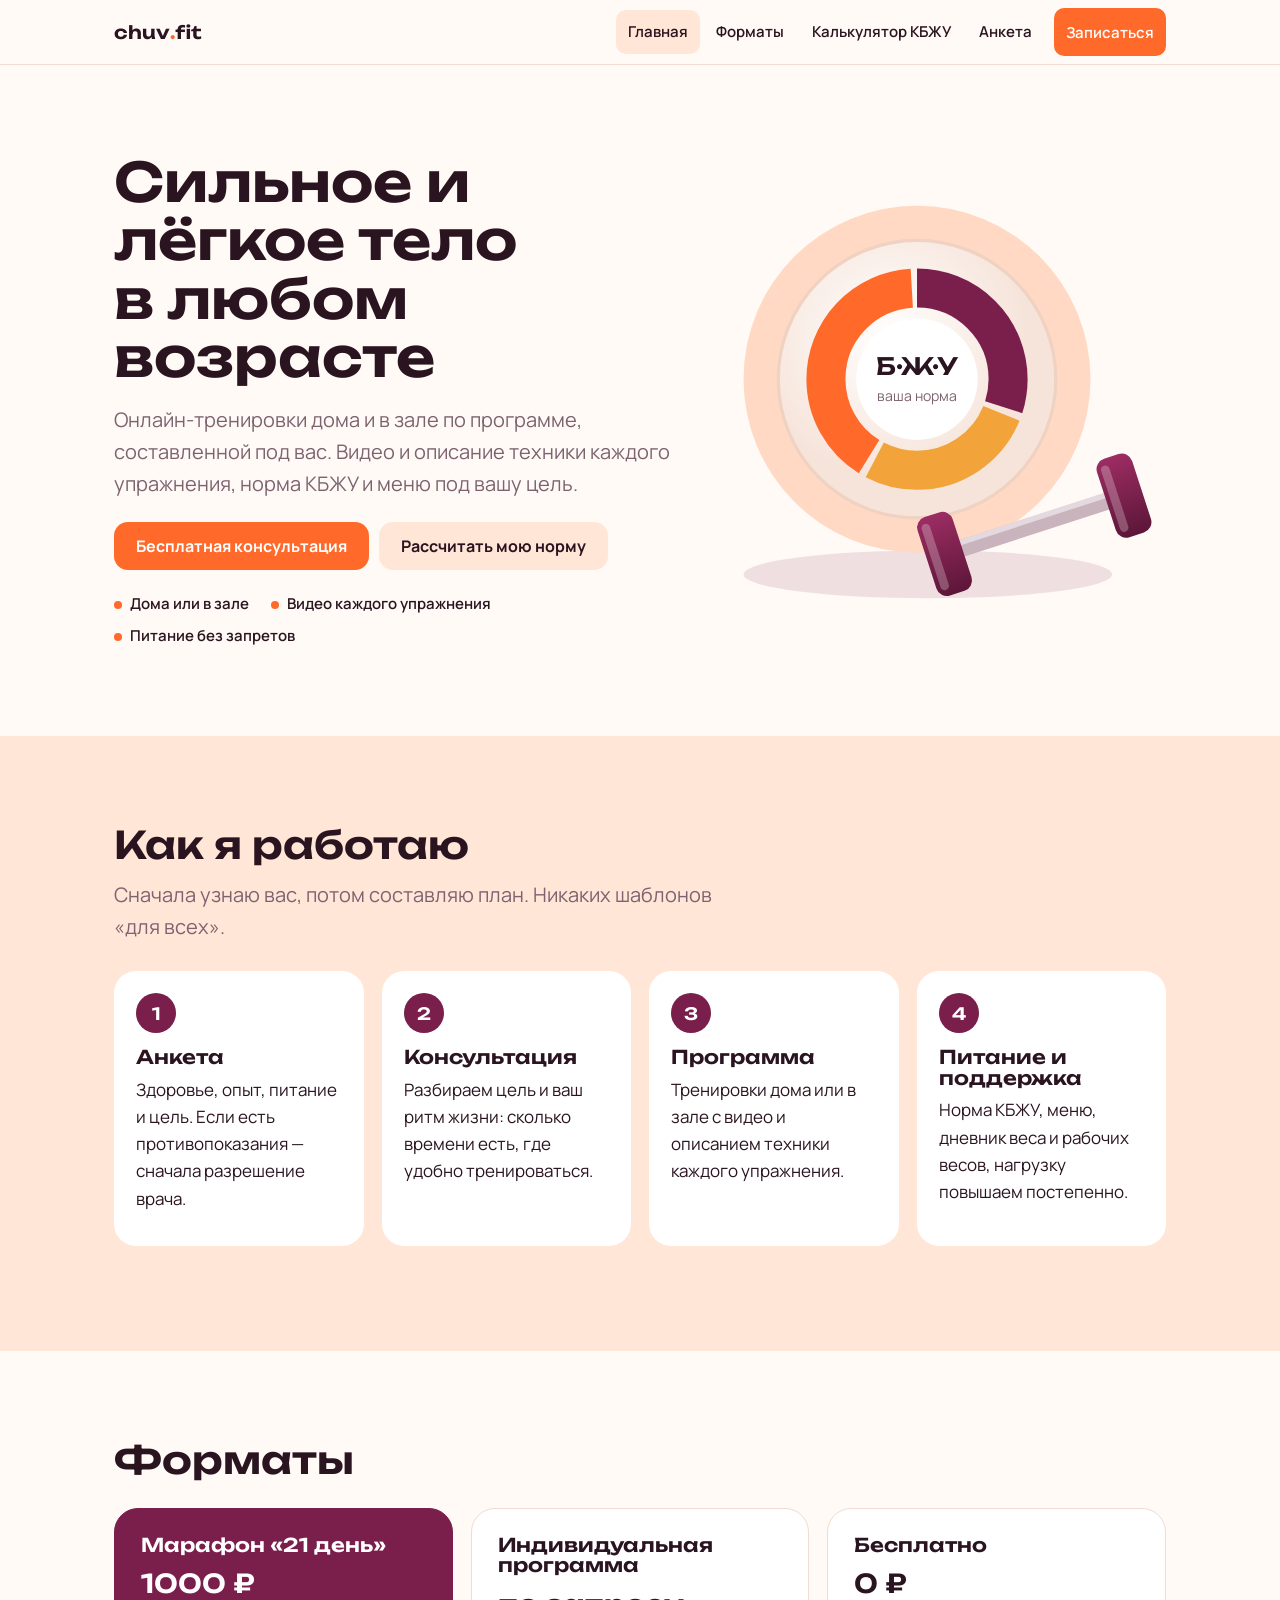
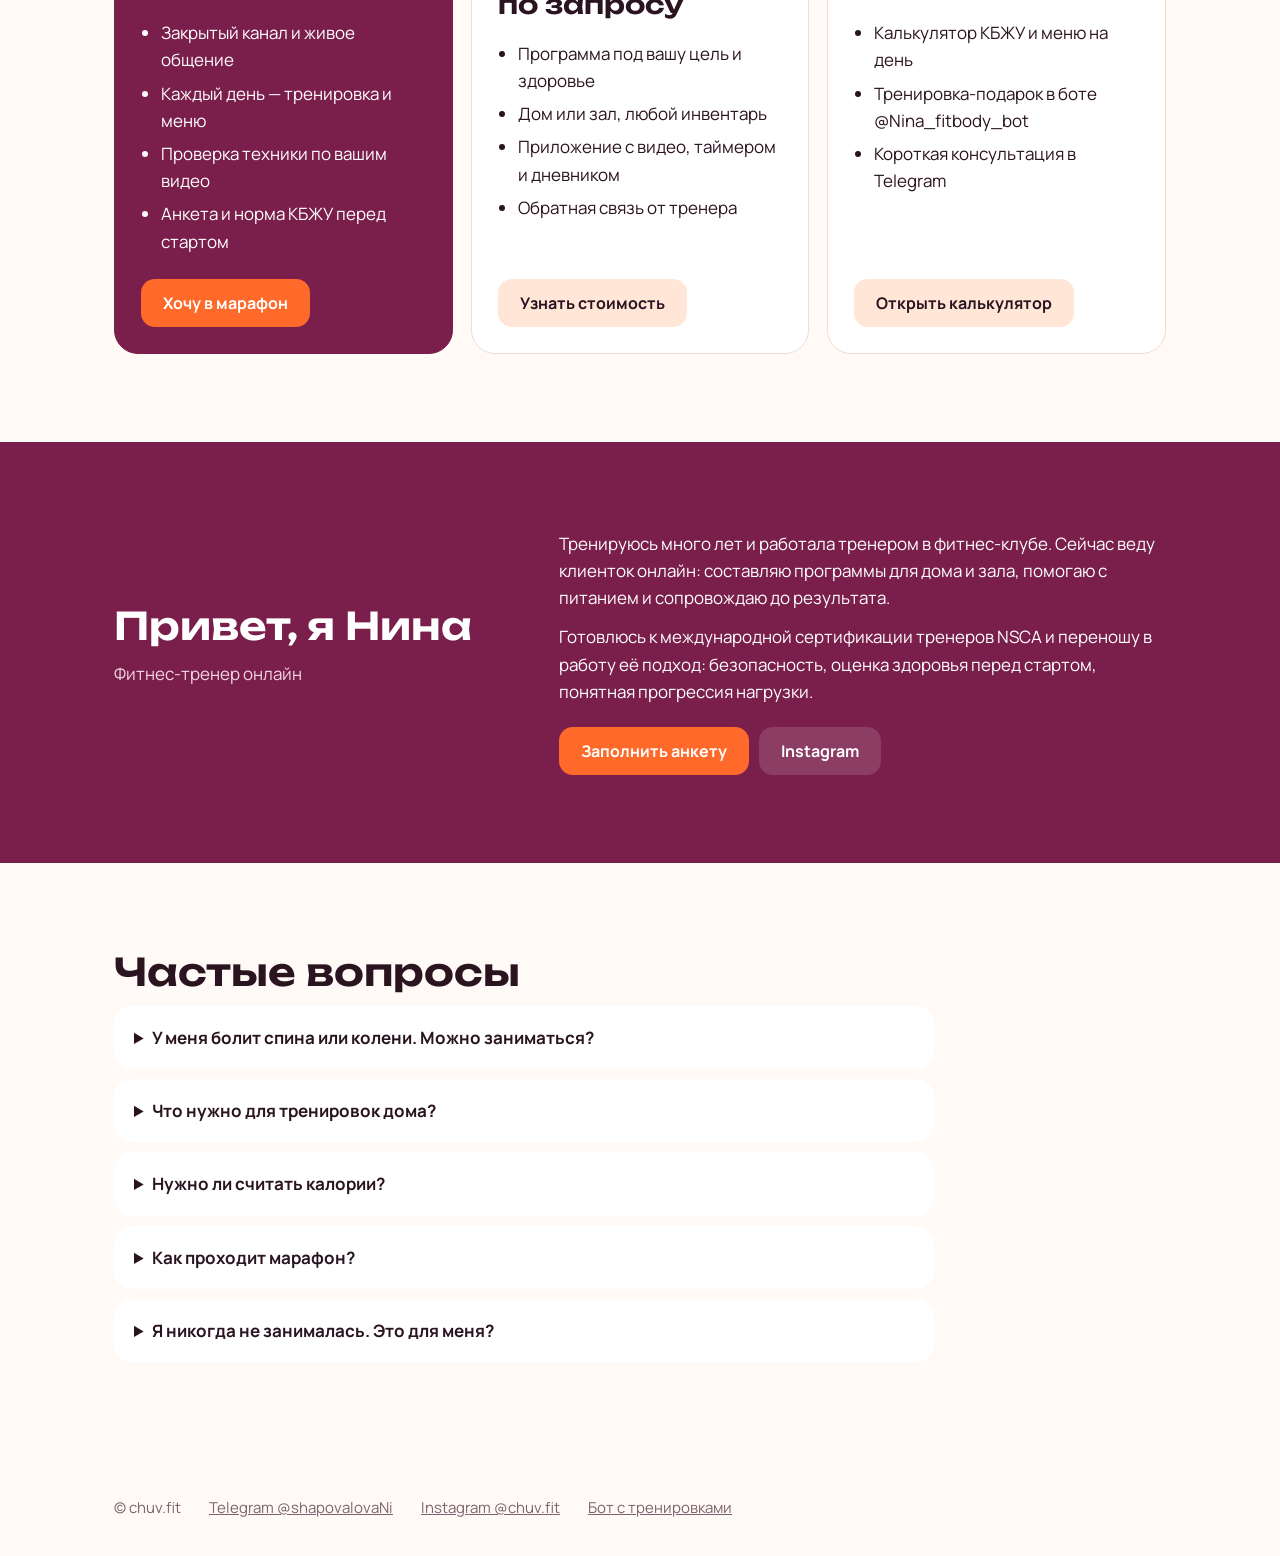
<file: index.html>
<!DOCTYPE html>
<html lang="ru">
<head>
<meta charset="utf-8">
<meta name="viewport" content="width=device-width,initial-scale=1">
<title>Нина · фитнес-тренер онлайн</title>
<meta name="description" content="Онлайн-тренировки дома и в зале, норма КБЖУ и меню под вашу цель. Марафон 21 день и индивидуальные программы.">
<link rel="preconnect" href="https://fonts.googleapis.com">
<link href="https://fonts.googleapis.com/css2?family=Unbounded:wght@500;600&family=Manrope:wght@400;600;700&display=swap" rel="stylesheet">
<link rel="stylesheet" href="assets/style.css">
</head>
<body>
<header class="top"><div class="wrap">
  <a class="logo" href="index.html">chuv<b>.</b>fit</a>
  <button class="burger" aria-label="Меню" aria-expanded="false">☰</button>
  <nav class="nav">
    <a href="index.html" aria-current="page">Главная</a>
    <a href="index.html#formats">Форматы</a>
    <a href="kbju.html">Калькулятор КБЖУ</a>
    <a href="anketa.html">Анкета</a>
    <a class="btn" data-link="tg" target="_blank" rel="noopener">Записаться</a>
  </nav>
</div></header>

<main>
<section class="band hero"><div class="wrap">
  <div>
    <h1>Сильное и лёгкое тело в любом возрасте</h1>
    <p class="lead" style="margin-top:18px">Онлайн-тренировки дома и в зале по программе, составленной под вас. Видео и описание техники каждого упражнения, норма КБЖУ и меню под вашу цель.</p>
    <div class="btns">
      <a class="btn" data-link="tg" target="_blank" rel="noopener">Бесплатная консультация</a>
      <a class="btn ghost" href="kbju.html">Рассчитать мою норму</a>
    </div>
    <div class="facts"><span>Дома или в зале</span><span>Видео каждого упражнения</span><span>Питание без запретов</span></div>
  </div>
  <svg viewBox="0 0 420 400" role="img" aria-label="Тарелка и гантель">
    <defs>
      <radialGradient id="pl" cx=".4" cy=".35"><stop offset="0" stop-color="#fff"/><stop offset="1" stop-color="#f6e4da"/></radialGradient>
      <linearGradient id="db" x1="0" x2="0" y1="0" y2="1"><stop offset="0" stop-color="#9c2d63"/><stop offset="1" stop-color="#5c1638"/></linearGradient>
    </defs>
    <ellipse cx="200" cy="360" rx="170" ry="22" fill="#7a1f4b" opacity=".12"/>
    <circle cx="190" cy="180" r="160" fill="#ffd9c4"/>
    <circle cx="190" cy="180" r="128" fill="url(#pl)"/>
    <circle cx="190" cy="180" r="128" fill="none" stroke="#f0d2c2" stroke-width="3"/>
    <g transform="rotate(-90 190 180)" fill="none" stroke-width="36">
      <circle cx="190" cy="180" r="84" stroke="#7a1f4b" stroke-dasharray="158 528"/>
      <circle cx="190" cy="180" r="84" stroke="#f2a33a" stroke-dasharray="140 528" stroke-dashoffset="-164"/>
      <circle cx="190" cy="180" r="84" stroke="#ff6a2b" stroke-dasharray="212 528" stroke-dashoffset="-310"/>
    </g>
    <circle cx="190" cy="180" r="56" fill="#fff"/>
    <text x="190" y="176" text-anchor="middle" font-family="Unbounded,sans-serif" font-size="22" font-weight="600" fill="#2a1420">Б·Ж·У</text>
    <text x="190" y="200" text-anchor="middle" font-family="Manrope,sans-serif" font-size="13" fill="#7d6370">ваша норма</text>
    <g transform="rotate(-18 300 320)">
      <rect x="215" y="306" width="170" height="16" rx="8" fill="#c9b3bd"/>
      <rect x="214" y="306" width="170" height="5" rx="2.5" fill="#fff" opacity=".5"/>
      <rect x="196" y="276" width="34" height="76" rx="10" fill="url(#db)"/>
      <rect x="370" y="276" width="34" height="76" rx="10" fill="url(#db)"/>
      <rect x="200" y="282" width="8" height="64" rx="4" fill="#fff" opacity=".25"/>
      <rect x="374" y="282" width="8" height="64" rx="4" fill="#fff" opacity=".25"/>
    </g>
  </svg>
</div></section>

<section class="band peach" id="how"><div class="wrap">
  <h2>Как я работаю</h2>
  <p class="lead">Сначала узнаю вас, потом составляю план. Никаких шаблонов «для всех».</p>
  <ol class="steps">
    <li><h3>Анкета</h3><p>Здоровье, опыт, питание и цель. Если есть противопоказания — сначала разрешение врача.</p></li>
    <li><h3>Консультация</h3><p>Разбираем цель и ваш ритм жизни: сколько времени есть, где удобно тренироваться.</p></li>
    <li><h3>Программа</h3><p>Тренировки дома или в зале с видео и описанием техники каждого упражнения.</p></li>
    <li><h3>Питание и поддержка</h3><p>Норма КБЖУ, меню, дневник веса и рабочих весов, нагрузку повышаем постепенно.</p></li>
  </ol>
</div></section>

<section class="band" id="formats"><div class="wrap">
  <h2>Форматы</h2>
  <div class="cards">
    <div class="fmt main">
      <h3>Марафон «21 день»</h3>
      <div class="price" data-text="price"></div>
      <ul>
        <li>Закрытый канал и живое общение</li>
        <li>Каждый день — тренировка и меню</li>
        <li>Проверка техники по вашим видео</li>
        <li>Анкета и норма КБЖУ перед стартом</li>
      </ul>
      <a class="btn" data-link="tg" target="_blank" rel="noopener">Хочу в марафон</a>
    </div>
    <div class="fmt">
      <h3>Индивидуальная программа</h3>
      <div class="price">по запросу</div>
      <ul>
        <li>Программа под вашу цель и здоровье</li>
        <li>Дом или зал, любой инвентарь</li>
        <li>Приложение с видео, таймером и дневником</li>
        <li>Обратная связь от тренера</li>
      </ul>
      <a class="btn ghost" data-link="tg" target="_blank" rel="noopener">Узнать стоимость</a>
    </div>
    <div class="fmt">
      <h3>Бесплатно</h3>
      <div class="price">0 ₽</div>
      <ul>
        <li>Калькулятор КБЖУ и меню на день</li>
        <li>Тренировка-подарок в боте <span data-text="bot"></span></li>
        <li>Короткая консультация в Telegram</li>
      </ul>
      <a class="btn ghost" href="kbju.html">Открыть калькулятор</a>
    </div>
  </div>
</div></section>

<section class="band berry" id="about"><div class="wrap about">
  <div>
    <h2>Привет, я Нина</h2>
    <p class="mut">Фитнес-тренер онлайн</p>
  </div>
  <div>
    <p>Тренируюсь много лет и работала тренером в фитнес-клубе. Сейчас веду клиенток онлайн: составляю программы для дома и зала, помогаю с питанием и сопровождаю до результата.</p>
    <p>Готовлюсь к международной сертификации тренеров NSCA и переношу в работу её подход: безопасность, оценка здоровья перед стартом, понятная прогрессия нагрузки.</p>
    <div class="btns"><a class="btn" href="anketa.html">Заполнить анкету</a><a class="btn ghost" data-link="ig" target="_blank" rel="noopener">Instagram</a></div>
  </div>
</div></section>

<section class="band faq" id="faq"><div class="wrap">
  <h2>Частые вопросы</h2>
  <details><summary>У меня болит спина или колени. Можно заниматься?</summary><p>Чаще всего да. Перед стартом вы заполняете анкету, я подбираю безопасные замены упражнений. Если ответы в анкете требуют внимания врача — сначала получаем его разрешение.</p></details>
  <details><summary>Что нужно для тренировок дома?</summary><p>Для начала хватит коврика и мини-резинки. Гантели или длинная резинка помогут расти дальше — подберём под то, что у вас есть.</p></details>
  <details><summary>Нужно ли считать калории?</summary><p>Не обязательно, но так проще понять, сколько вы едите. Калькулятор на сайте считает норму и собирает меню из обычных продуктов. Норма не опускается ниже безопасного минимума.</p></details>
  <details><summary>Как проходит марафон?</summary><p>21 день в закрытом канале: каждый день тренировка и меню, вы присылаете видео упражнений, я поправляю технику и отвечаю на вопросы.</p></details>
  <details><summary>Я никогда не занималась. Это для меня?</summary><p>Да. Программа строится от вашего уровня: начинаем с простого и добавляем нагрузку, когда вы к ней готовы.</p></details>
</div></section>
</main>

<footer class="foot"><div class="wrap">
  <span>© chuv.fit</span>
  <a data-link="tg" target="_blank" rel="noopener">Telegram <span data-text="tg"></span></a>
  <a data-link="ig" target="_blank" rel="noopener">Instagram <span data-text="ig"></span></a>
  <a data-link="bot" target="_blank" rel="noopener">Бот с тренировками</a>
</div></footer>
<script src="assets/config.js"></script>
<script src="assets/site.js"></script>
</body>
</html>
</file>
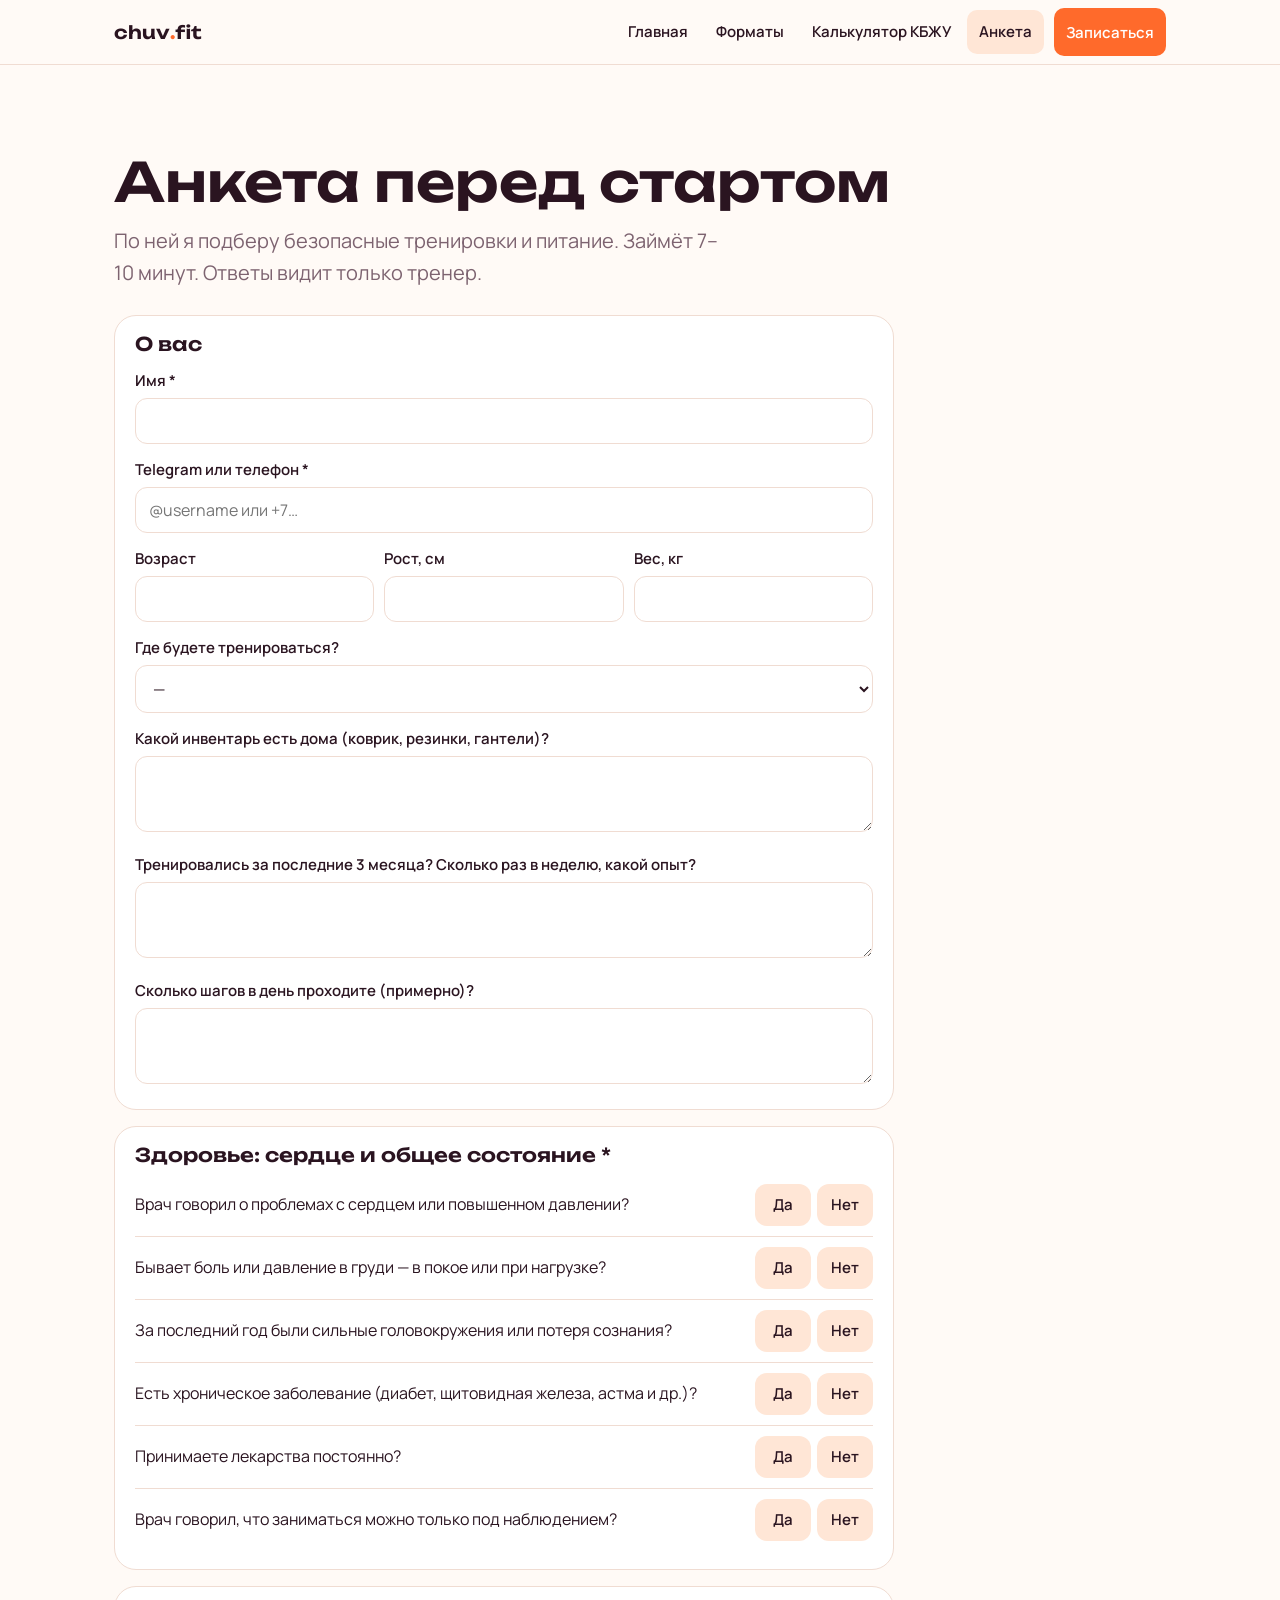
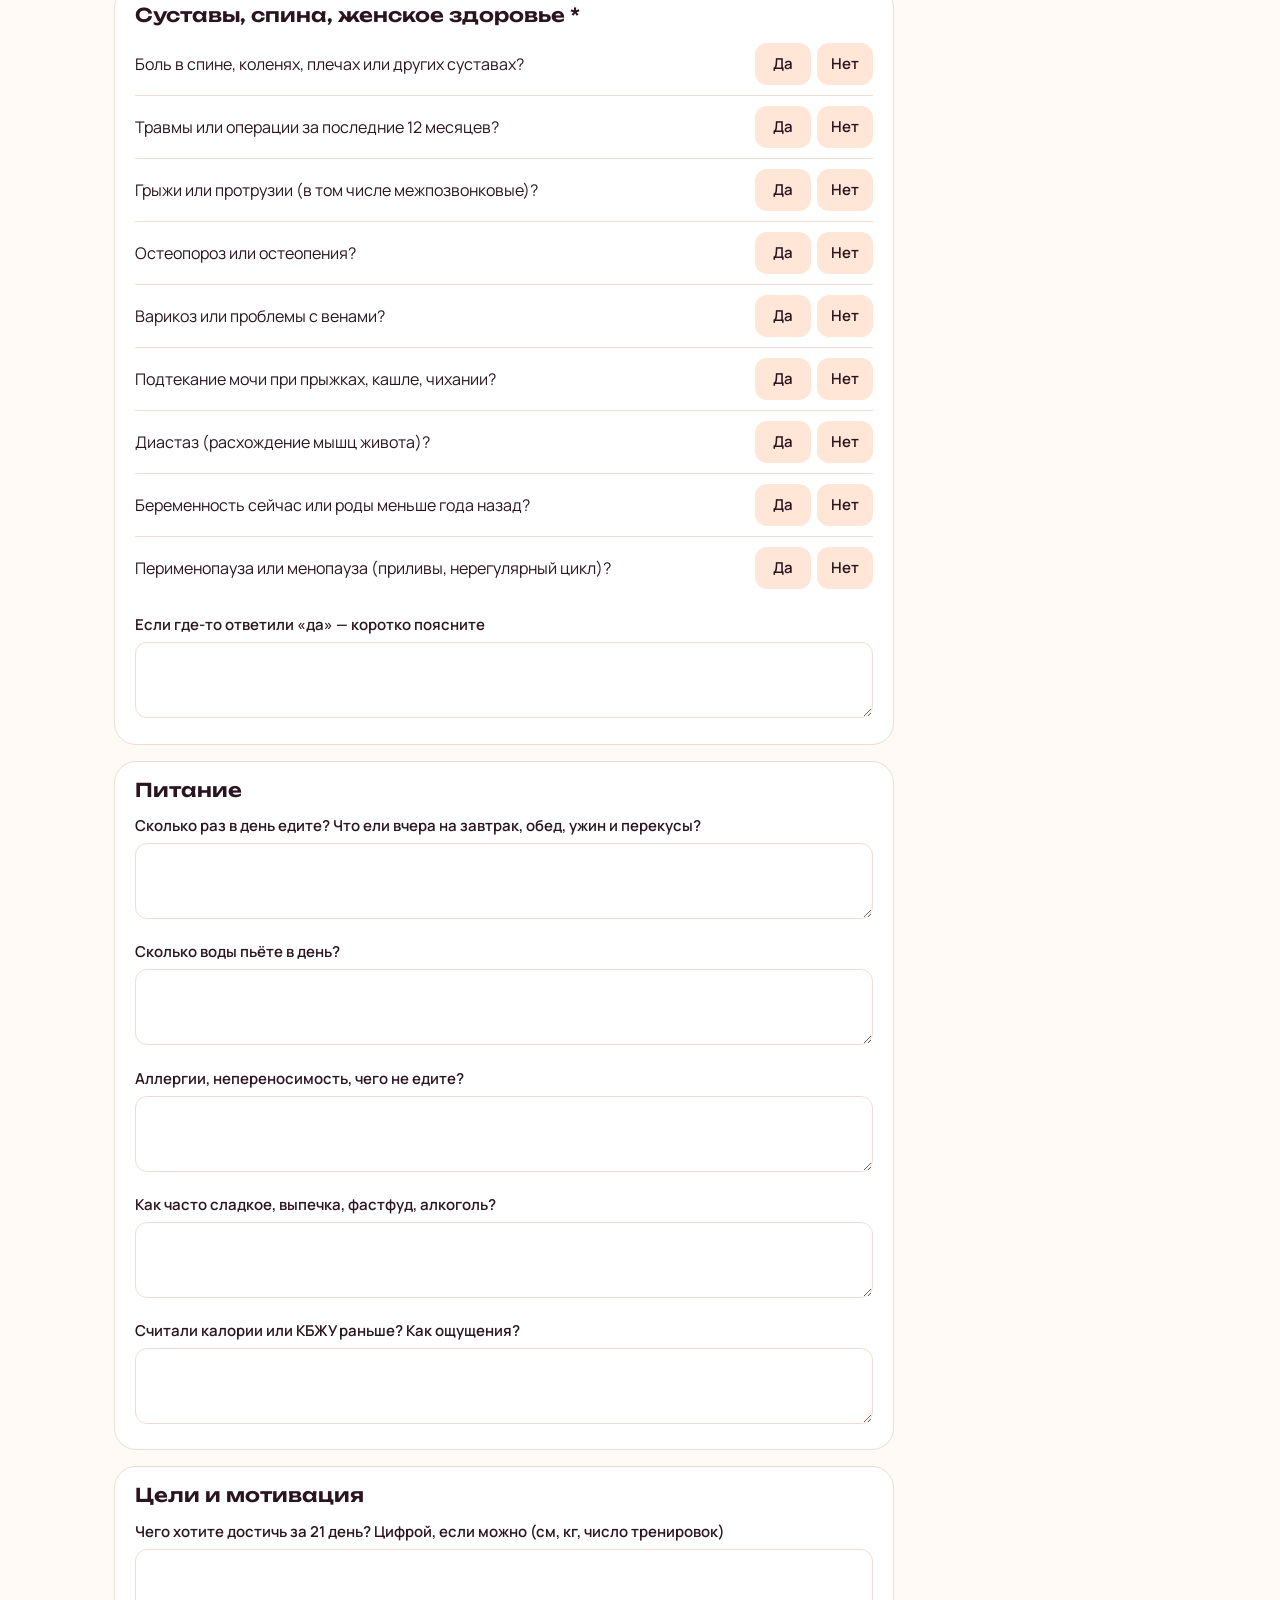
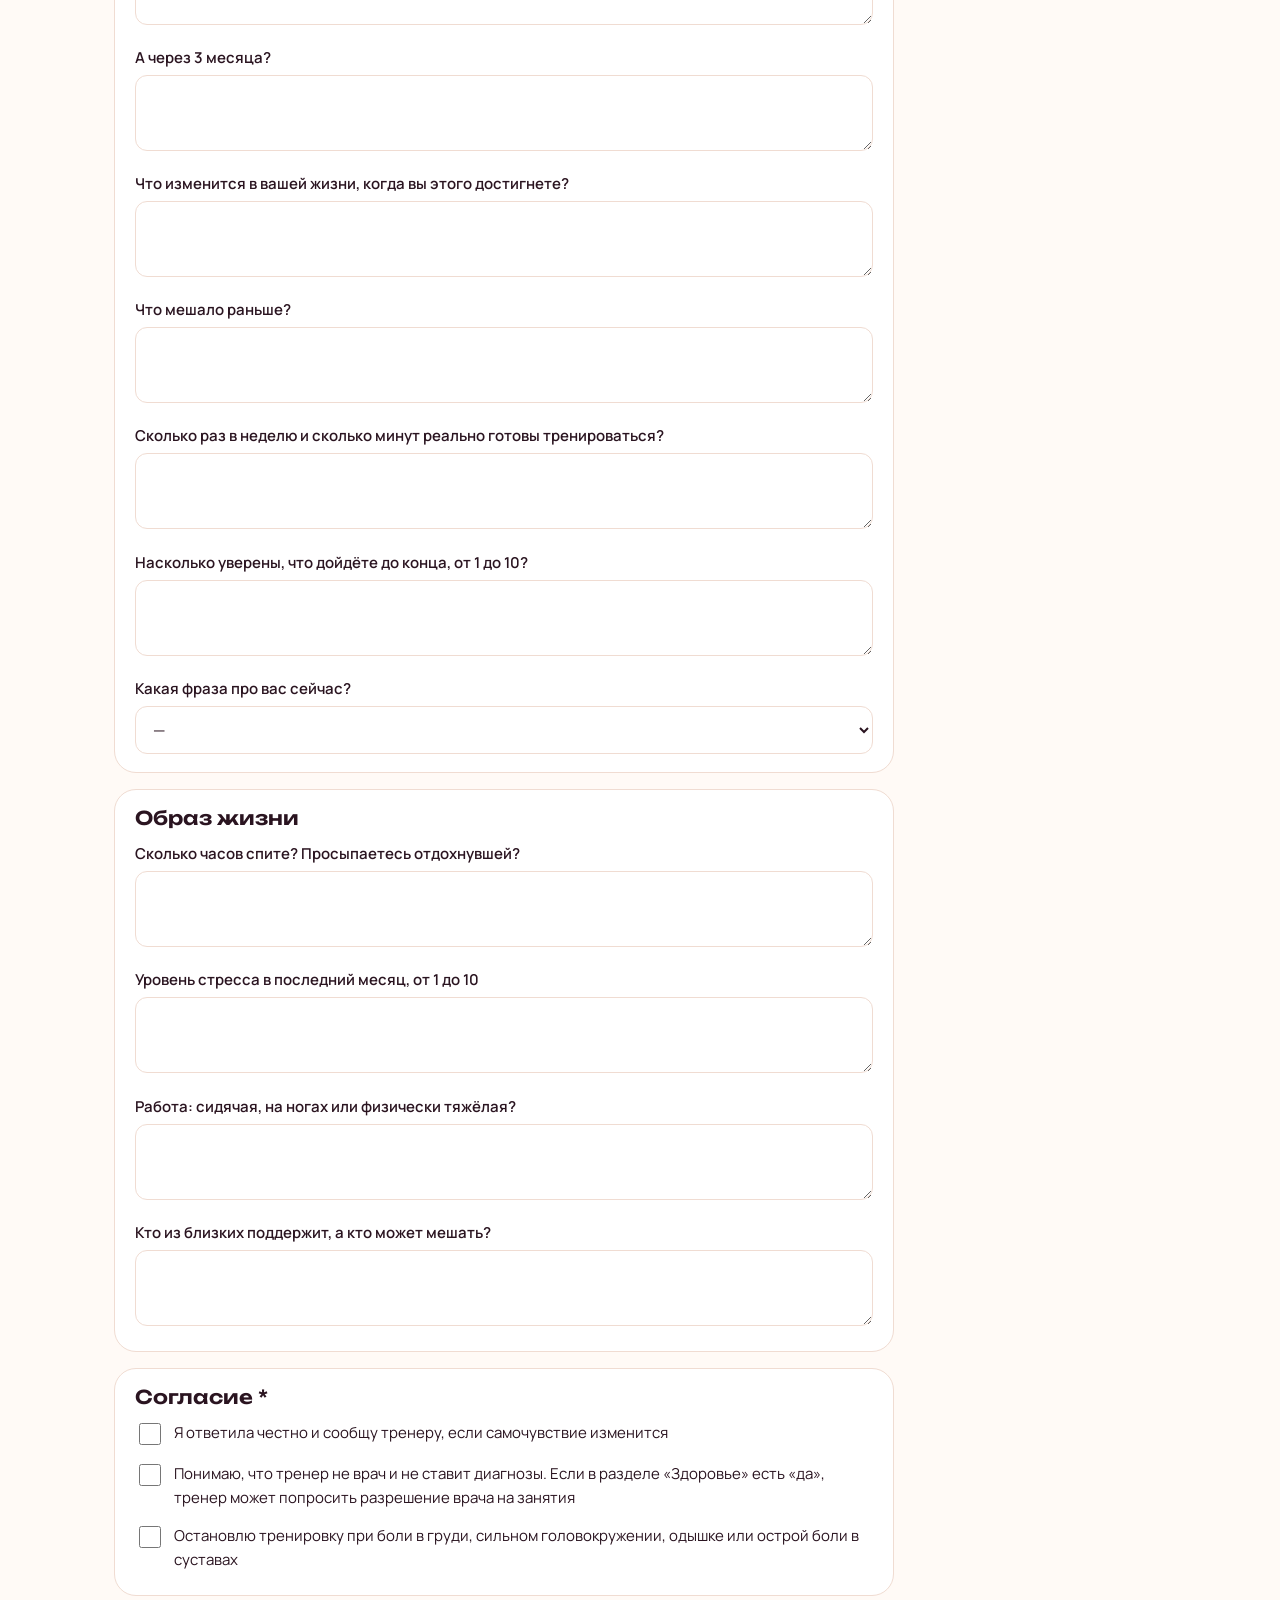
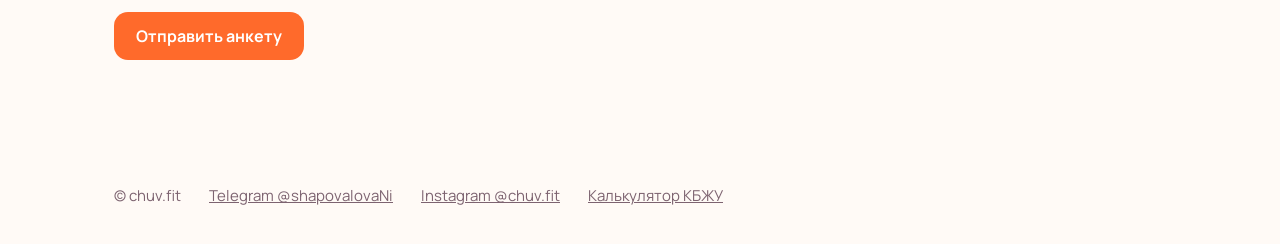
<file: anketa.html>
<!DOCTYPE html>
<html lang="ru">
<head>
<meta charset="utf-8">
<meta name="viewport" content="width=device-width,initial-scale=1">
<title>Анкета перед стартом</title>
<meta name="description" content="Анкета перед тренировками: здоровье, питание и цели. 7–10 минут.">
<link rel="preconnect" href="https://fonts.googleapis.com">
<link href="https://fonts.googleapis.com/css2?family=Unbounded:wght@500;600&family=Manrope:wght@400;600;700&display=swap" rel="stylesheet">
<link rel="stylesheet" href="assets/style.css">
</head>
<body>
<header class="top"><div class="wrap">
  <a class="logo" href="index.html">chuv<b>.</b>fit</a>
  <button class="burger" aria-label="Меню" aria-expanded="false">☰</button>
  <nav class="nav">
    <a href="index.html">Главная</a>
    <a href="index.html#formats">Форматы</a>
    <a href="kbju.html">Калькулятор КБЖУ</a>
    <a href="anketa.html" aria-current="page">Анкета</a>
    <a class="btn" data-link="tg" target="_blank" rel="noopener">Записаться</a>
  </nav>
</div></header>

<main class="band"><div class="wrap">
  <h1>Анкета перед стартом</h1>
  <p class="lead" style="margin:14px 0 26px">По ней я подберу безопасные тренировки и питание. Займёт 7–10 минут. Ответы видит только тренер.</p>
  <form id="af" class="form" novalidate>
    <div class="qcard">
      <h3>О вас</h3>
      <label for="name">Имя *</label><input id="name" name="name" autocomplete="name">
      <label for="contact">Telegram или телефон *</label><input id="contact" name="contact" placeholder="@username или +7…">
      <div class="row3">
        <div><label for="age">Возраст</label><input id="age" name="age" type="number" inputmode="numeric"></div>
        <div><label for="height">Рост, см</label><input id="height" name="height" type="number" inputmode="numeric"></div>
        <div><label for="weight">Вес, кг</label><input id="weight" name="weight" type="number" inputmode="decimal" step="0.1"></div>
      </div>
      <label for="place">Где будете тренироваться?</label>
      <select id="place" name="place"><option value="">—</option><option>Дома</option><option>В зале</option><option>И дома, и в зале</option></select>
      <div id="txt1"></div>
    </div>
    <div class="qcard"><h3>Здоровье: сердце и общее состояние *</h3><div id="qa"></div></div>
    <div class="qcard"><h3>Суставы, спина, женское здоровье *</h3><div id="qb"></div>
      <label for="details">Если где-то ответили «да» — коротко поясните</label><textarea id="details" name="details"></textarea></div>
    <div class="qcard"><h3>Питание</h3><div id="txt2"></div></div>
    <div class="qcard"><h3>Цели и мотивация</h3><div id="txt3"></div>
      <label for="stage">Какая фраза про вас сейчас?</label>
      <select id="stage" name="stage"><option value="">—</option><option>Думаю начать, но пока не уверена</option><option>Собираюсь начать в ближайший месяц</option><option>Уже занимаюсь, но меньше полугода</option><option>Занимаюсь регулярно больше полугода</option></select>
    </div>
    <div class="qcard"><h3>Образ жизни</h3><div id="txt4"></div></div>
    <div class="qcard"><h3>Согласие *</h3>
      <label class="ck"><input type="checkbox" name="ok1"> Я ответила честно и сообщу тренеру, если самочувствие изменится</label>
      <label class="ck"><input type="checkbox" name="ok2"> Понимаю, что тренер не врач и не ставит диагнозы. Если в разделе «Здоровье» есть «да», тренер может попросить разрешение врача на занятия</label>
      <label class="ck"><input type="checkbox" name="ok3"> Остановлю тренировку при боли в груди, сильном головокружении, одышке или острой боли в суставах</label>
    </div>
    <input class="hp" tabindex="-1" autocomplete="off" name="website" aria-hidden="true">
    <div id="err" aria-live="polite"></div>
    <button class="btn" type="submit">Отправить анкету</button>
  </form>
  <div id="done" class="form" hidden aria-live="polite"></div>
</div></main>

<footer class="foot"><div class="wrap">
  <span>© chuv.fit</span>
  <a data-link="tg" target="_blank" rel="noopener">Telegram <span data-text="tg"></span></a>
  <a data-link="ig" target="_blank" rel="noopener">Instagram <span data-text="ig"></span></a>
  <a href="kbju.html">Калькулятор КБЖУ</a>
</div></footer>
<script src="assets/config.js"></script>
<script src="assets/site.js"></script>
<script src="assets/anketa.js"></script>
</body>
</html>
</file>
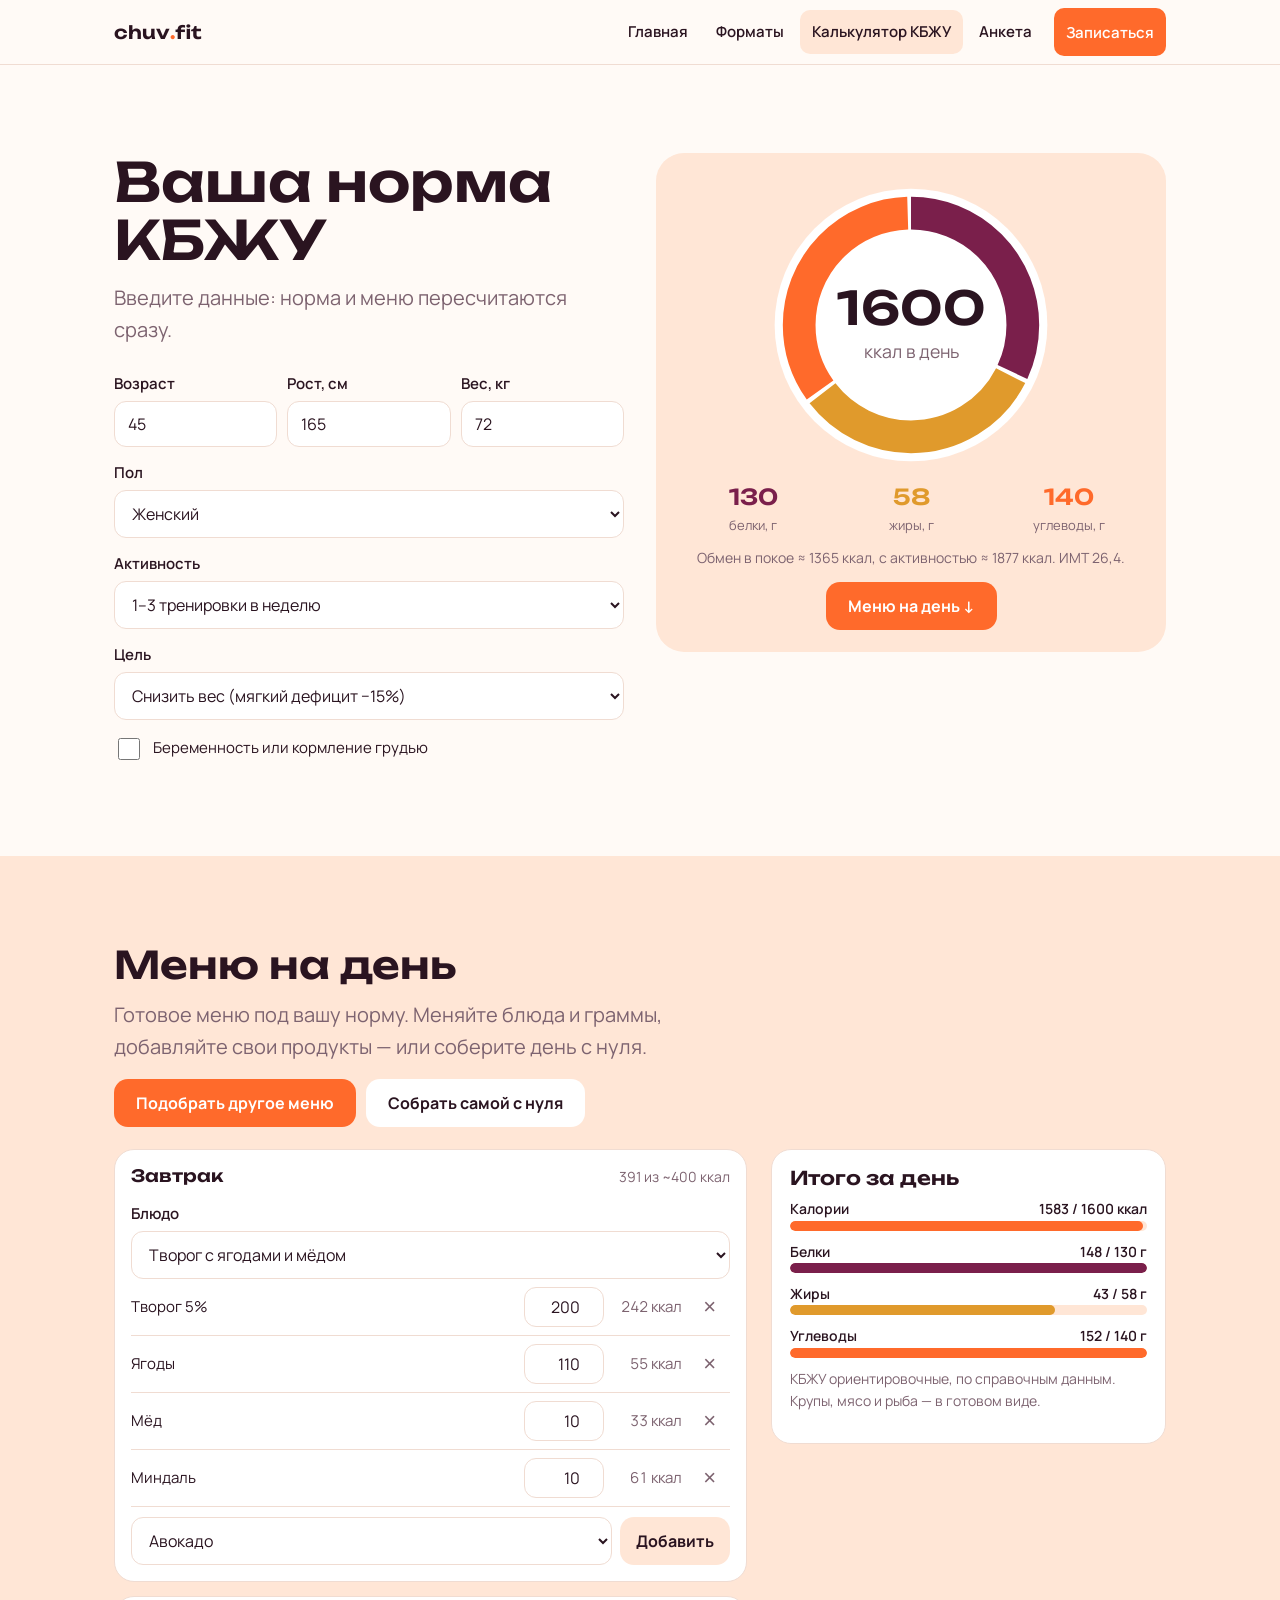
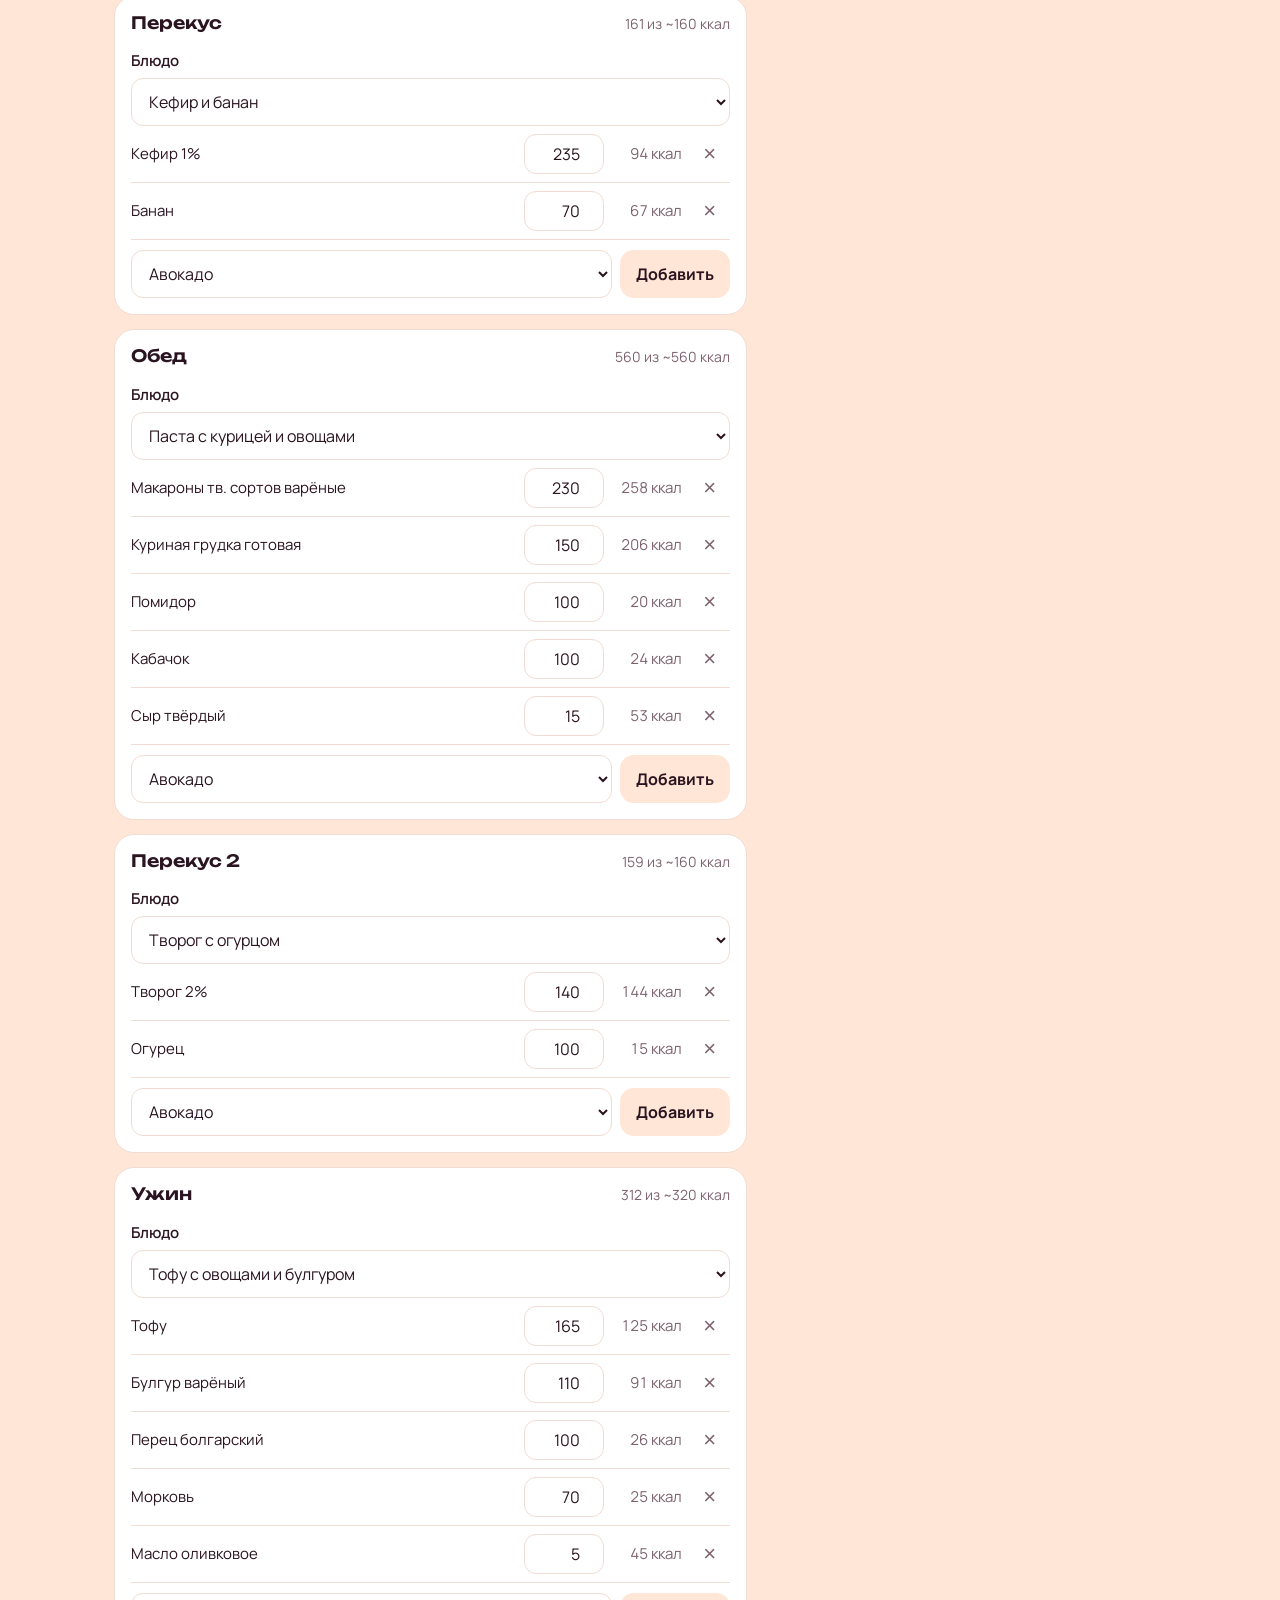
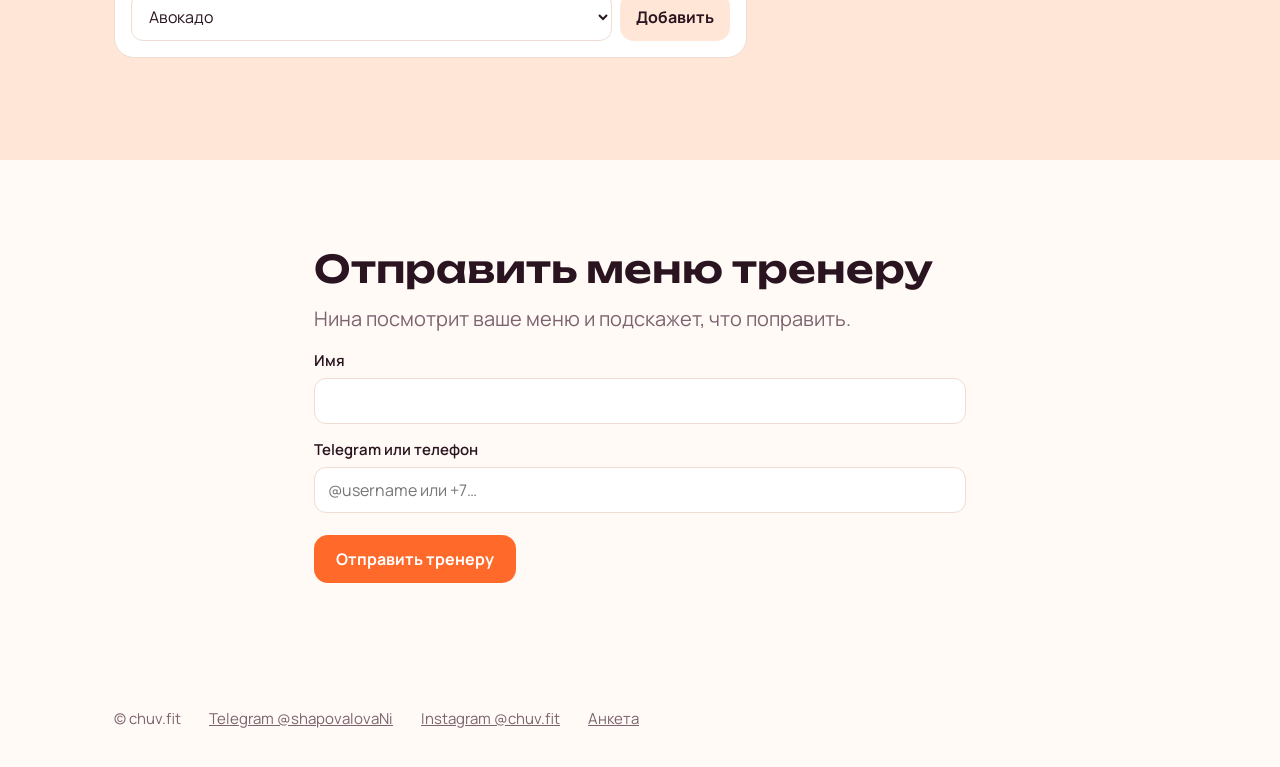
<file: kbju.html>
<!DOCTYPE html>
<html lang="ru">
<head>
<meta charset="utf-8">
<meta name="viewport" content="width=device-width,initial-scale=1">
<title>Калькулятор КБЖУ и меню</title>
<meta name="description" content="Рассчитайте норму калорий, белков, жиров и углеводов и соберите меню на день.">
<link rel="preconnect" href="https://fonts.googleapis.com">
<link href="https://fonts.googleapis.com/css2?family=Unbounded:wght@500;600&family=Manrope:wght@400;600;700&display=swap" rel="stylesheet">
<link rel="stylesheet" href="assets/style.css">
</head>
<body>
<header class="top"><div class="wrap">
  <a class="logo" href="index.html">chuv<b>.</b>fit</a>
  <button class="burger" aria-label="Меню" aria-expanded="false">☰</button>
  <nav class="nav">
    <a href="index.html">Главная</a>
    <a href="index.html#formats">Форматы</a>
    <a href="kbju.html" aria-current="page">Калькулятор КБЖУ</a>
    <a href="anketa.html">Анкета</a>
    <a class="btn" data-link="tg" target="_blank" rel="noopener">Записаться</a>
  </nav>
</div></header>

<main>
<section class="band"><div class="wrap grid2">
  <div>
    <h1>Ваша норма КБЖУ</h1>
    <p class="lead" style="margin-top:12px">Введите данные: норма и меню пересчитаются сразу.</p>
    <div class="row3">
      <div><label for="age">Возраст</label><input id="age" type="number" inputmode="numeric" value="45"></div>
      <div><label for="h">Рост, см</label><input id="h" type="number" inputmode="numeric" value="165"></div>
      <div><label for="w">Вес, кг</label><input id="w" type="number" inputmode="decimal" step="0.1" value="72"></div>
    </div>
    <label for="sex">Пол</label>
    <select id="sex"><option value="f">Женский</option><option value="m">Мужской</option></select>
    <label for="act">Активность</label>
    <select id="act">
      <option value="1.2">Сидячая работа, без тренировок</option>
      <option value="1.375" selected>1–3 тренировки в неделю</option>
      <option value="1.55">3–5 тренировок в неделю</option>
      <option value="1.725">6–7 тренировок или физическая работа</option>
    </select>
    <label for="goal">Цель</label>
    <select id="goal"><option value="loss">Снизить вес (мягкий дефицит −15%)</option><option value="keep">Держать вес, подтянуть тело</option><option value="gain">Набрать мышцы (+10%)</option></select>
    <label class="ck" style="margin-top:16px"><input id="preg" type="checkbox"> Беременность или кормление грудью</label>
    <div id="nwarn"></div>
  </div>
  <div class="plate">
    <svg viewBox="0 0 220 220" role="img" aria-label="Норма калорий и БЖУ">
      <circle cx="110" cy="110" r="100" fill="var(--card)"/>
      <g id="ring" transform="rotate(-90 110 110)"></g>
      <text x="110" y="110" text-anchor="middle" font-family="Unbounded,sans-serif" font-weight="600" font-size="34" fill="var(--ink)" id="kc">0</text>
      <text x="110" y="134" text-anchor="middle" font-size="13" fill="var(--mut)">ккал в день</text>
    </svg>
    <div class="legend">
      <div><b id="pg" style="color:var(--p)">0</b><span>белки, г</span></div>
      <div><b id="fg" style="color:var(--f)">0</b><span>жиры, г</span></div>
      <div><b id="cg" style="color:var(--c)">0</b><span>углеводы, г</span></div>
    </div>
    <p class="note" id="bmr" style="margin-top:10px"></p>
    <a class="btn" href="#menu">Меню на день ↓</a>
  </div>
</div></section>

<section class="band peach" id="menu"><div class="wrap">
  <h2>Меню на день</h2>
  <p class="lead">Готовое меню под вашу норму. Меняйте блюда и граммы, добавляйте свои продукты — или соберите день с нуля.</p>
  <div class="btns" style="margin:16px 0 22px">
    <button class="btn" id="regen">Подобрать другое меню</button>
    <button class="btn ghost" id="clear" style="background:var(--card)">Собрать самой с нуля</button>
  </div>
  <div class="menu-layout">
    <div id="meals"></div>
    <div class="tot">
      <h3>Итого за день</h3>
      <div id="bars"></div>
      <p class="note">КБЖУ ориентировочные, по справочным данным. Крупы, мясо и рыба — в готовом виде.</p>
    </div>
  </div>
</div></section>

<section class="band" id="send"><div class="wrap form">
  <h2>Отправить меню тренеру</h2>
  <p class="lead">Нина посмотрит ваше меню и подскажет, что поправить.</p>
  <form id="sendf" novalidate>
    <label for="nm">Имя</label><input id="nm" autocomplete="name">
    <label for="ct">Telegram или телефон</label><input id="ct" placeholder="@username или +7…">
    <input class="hp" tabindex="-1" autocomplete="off" id="hp" aria-hidden="true">
    <div class="btns"><button class="btn" type="submit">Отправить тренеру</button></div>
  </form>
  <div id="sres" aria-live="polite"></div>
</div></section>
</main>

<footer class="foot"><div class="wrap">
  <span>© chuv.fit</span>
  <a data-link="tg" target="_blank" rel="noopener">Telegram <span data-text="tg"></span></a>
  <a data-link="ig" target="_blank" rel="noopener">Instagram <span data-text="ig"></span></a>
  <a href="anketa.html">Анкета</a>
</div></footer>
<script src="assets/config.js"></script>
<script src="assets/site.js"></script>
<script src="assets/food.js"></script>
<script src="assets/kbju.js"></script>
</body>
</html>
</file>
<file: assets/style.css>
/* VOICE: тёплый тренер рядом, уверенно и без медицинской сухости
   IDEA: тарелка и гантель — питание и сила как две половины результата
   PICTURE: на главной большая иллюстрация «тарелка + гантель», в калькуляторе — тарелка-кольцо с нормой
   COLOUR and TYPE: глубокая ягода, персик, яркий апельсин; Unbounded для заголовков, Manrope для текста
   LAYOUT: шапка, широкие цветные полосы, одна спокойная колонка на телефоне */
:root{color-scheme:light dark;
--bg:light-dark(#fffaf6,#1a1016);--ink:light-dark(#2a1420,#f6e9ee);--mut:light-dark(#7d6370,#bba3af);
--berry:light-dark(#7a1f4b,#5c1638);--berry-ink:#fff;--peach:light-dark(#ffe6d6,#33202a);--card:light-dark(#fff,#24161e);
--line:light-dark(#f0dcd2,#3d2733);--acc:#ff6a2b;--p:light-dark(#7a1f4b,#e07aa8);--f:light-dark(#e09a2c,#f2b35a);--c:light-dark(#ff6a2b,#ff8a55)}
:root[data-theme=light]{color-scheme:light}:root[data-theme=dark]{color-scheme:dark}
*{box-sizing:border-box;min-width:0}
html{scroll-padding-top:80px}
body{margin:0;background:var(--bg);color:var(--ink);font:17px/1.6 Manrope,system-ui,sans-serif;overflow-x:clip}
h1,h2,h3,.big{font-family:Unbounded,Manrope,sans-serif;font-weight:600;line-height:1.08;text-wrap:balance;margin:0}
h1{font-size:clamp(32px,5.6vw,54px)}h2{font-size:clamp(26px,3.6vw,38px);margin-bottom:14px}h3{font-size:19px;margin-bottom:8px}
p{margin:0 0 12px}a{color:inherit}
.wrap{max-width:1180px;margin:0 auto;padding:0 max(5vw,16px)}
.band{padding:clamp(44px,7vw,88px) 0}
.band.peach{background:var(--peach)}.band.berry{background:var(--berry);color:var(--berry-ink)}
.lead{font-size:clamp(17px,1.8vw,20px);color:var(--mut);max-width:620px}
.berry .lead,.berry .mut{color:#f3d6e2}

/* Шапка */
.top{position:sticky;top:0;z-index:10;background:color-mix(in srgb,var(--bg) 92%,transparent);backdrop-filter:blur(8px);border-bottom:1px solid var(--line)}
.top .wrap{display:flex;align-items:center;gap:16px;min-height:64px}
.logo{font:600 18px Unbounded,sans-serif;text-decoration:none;margin-inline-end:auto}.logo b{color:var(--acc)}
.nav{display:flex;gap:4px;align-items:center}
.nav a{text-decoration:none;padding:10px 12px;border-radius:10px;font-weight:600;font-size:15px}
.nav a[aria-current=page]{background:var(--peach)}
.nav .btn{margin-inline-start:6px}
.burger{display:none;border:0;background:var(--peach);color:var(--ink);border-radius:12px;width:44px;height:44px;font-size:22px;cursor:pointer}
@media(max-width:820px){.burger{display:block}.nav{display:none;position:absolute;top:64px;left:0;right:0;flex-direction:column;align-items:stretch;background:var(--bg);padding:8px 16px 16px;border-bottom:1px solid var(--line)}
.menu-open .nav{display:flex}.nav .btn{margin:6px 0 0;justify-content:center}}

/* Кнопки и поля */
.btn{display:inline-flex;align-items:center;gap:8px;border:0;border-radius:14px;padding:13px 22px;min-height:48px;font:700 16px Manrope,sans-serif;background:var(--acc);color:#fff;text-decoration:none;cursor:pointer}
.btn.ghost{background:var(--peach);color:var(--ink)}
.berry .btn.ghost{background:#ffffff22;color:#fff}
.btns{display:flex;flex-wrap:wrap;gap:10px;margin-top:22px}
a:focus-visible,button:focus-visible,input:focus,select:focus,textarea:focus,summary:focus-visible{outline:3px solid var(--acc);outline-offset:2px}
label{display:block;font-weight:600;font-size:15px;margin:14px 0 5px}
input,select,textarea{width:100%;font:16px Manrope,sans-serif;padding:11px 13px;min-height:46px;border:1.5px solid var(--line);border-radius:12px;background:var(--card);color:var(--ink)}
textarea{min-height:76px;resize:vertical}
.ck{display:flex;gap:10px;align-items:flex-start;font-weight:400}.ck input{width:22px;min-height:22px;height:22px;flex:none;margin-top:2px;accent-color:var(--acc)}
.note{font-size:14px;color:var(--mut)}
.warn{background:light-dark(#fff0e6,#3a2218);border-left:4px solid var(--acc);padding:12px 16px;border-radius:10px;margin:12px 0;font-size:15px}
.okbox{background:light-dark(#eef8ee,#1e2a1f);border-left:4px solid #3aa35a;padding:12px 16px;border-radius:10px;margin:12px 0}

/* Главная */
.hero .wrap{display:grid;grid-template-columns:minmax(0,1.1fr) minmax(0,.9fr);gap:40px;align-items:center}
.hero svg{width:100%;height:auto;max-height:440px}
@media(max-width:760px){.hero .wrap{grid-template-columns:minmax(0,1fr)}.hero svg{max-height:300px}}
.facts{display:flex;flex-wrap:wrap;gap:8px 22px;margin-top:22px;font-weight:600;font-size:15px}
.facts span::before{content:"";display:inline-block;width:8px;height:8px;border-radius:50%;background:var(--acc);margin-inline-end:8px;vertical-align:middle}
.steps{display:grid;grid-template-columns:repeat(4,minmax(0,1fr));gap:18px;margin-top:28px;counter-reset:s}
.steps li{list-style:none;background:var(--card);border-radius:22px;padding:22px;counter-increment:s}
.steps li::before{content:counter(s);display:grid;place-items:center;width:40px;height:40px;border-radius:50%;background:var(--berry);color:#fff;font:600 17px Unbounded,sans-serif;margin-bottom:14px}
.steps{padding:0}
@media(max-width:900px){.steps{grid-template-columns:repeat(2,minmax(0,1fr))}}@media(max-width:520px){.steps{grid-template-columns:minmax(0,1fr)}}
.cards{display:grid;grid-template-columns:repeat(3,minmax(0,1fr));gap:18px;margin-top:28px}
@media(max-width:900px){.cards{grid-template-columns:minmax(0,1fr)}}
.fmt{background:var(--card);border:1.5px solid var(--line);border-radius:24px;padding:26px;display:flex;flex-direction:column}
.fmt.main{background:var(--berry);color:#fff;border-color:var(--berry)}
.fmt ul{padding-inline-start:20px;margin:6px 0 18px;flex:1}.fmt li{margin:6px 0}
.price{font:600 26px Unbounded,sans-serif;margin:4px 0 8px}
.fmt .btn{align-self:flex-start}
.about{display:grid;grid-template-columns:minmax(0,.8fr) minmax(0,1.2fr);gap:40px;align-items:center}
@media(max-width:760px){.about{grid-template-columns:minmax(0,1fr)}}
.faq details{background:var(--card);border-radius:18px;padding:4px 20px;margin-bottom:10px;max-width:820px}
.faq summary{font-weight:700;cursor:pointer;padding:14px 0;min-height:44px}
.faq details p{color:var(--mut)}
.foot{padding:36px 0;font-size:15px;color:var(--mut)}.foot .wrap{display:flex;flex-wrap:wrap;gap:12px 28px}

/* Калькулятор и меню */
.grid2{display:grid;grid-template-columns:minmax(0,1fr) minmax(0,1fr);gap:32px;align-items:start}
@media(max-width:820px){.grid2{grid-template-columns:minmax(0,1fr)}}
.row3{display:grid;grid-template-columns:repeat(3,minmax(0,1fr));gap:10px}
.plate{background:var(--peach);border-radius:28px;padding:22px;display:grid;justify-items:center;text-align:center}
.plate svg{width:min(300px,78vw);height:auto}
.legend{display:grid;grid-template-columns:repeat(3,minmax(0,1fr));gap:8px;width:100%;margin-top:8px}
.legend b{display:block;font:600 22px Unbounded,sans-serif}.legend span{font-size:13px;color:var(--mut)}
.menu-layout{display:grid;grid-template-columns:minmax(0,1.6fr) minmax(0,1fr);gap:24px;align-items:start}
@media(max-width:900px){.menu-layout{grid-template-columns:minmax(0,1fr)}}
.meal{background:var(--card);border:1.5px solid var(--line);border-radius:20px;padding:16px;margin-bottom:14px}
.mh{display:flex;flex-wrap:wrap;gap:6px 10px;justify-content:space-between;align-items:baseline}
.mh h3{margin:0;font-size:17px}.mh small{color:var(--mut);white-space:nowrap;font-size:14px}
.it{display:grid;grid-template-columns:minmax(0,1fr) 80px 70px 40px;gap:8px;align-items:center;padding:6px 0;border-bottom:1px solid var(--line);font-size:15px}
.it input{padding:6px 8px;min-height:40px;text-align:right}
.it .k{text-align:right;font-variant-numeric:tabular-nums;white-space:nowrap;color:var(--mut)}
.x{border:0;background:transparent;color:var(--mut);font-size:22px;min-height:44px;cursor:pointer}
.add{display:grid;grid-template-columns:minmax(0,1fr) auto;gap:8px;margin-top:10px}
.add .btn{min-height:46px;padding:10px 16px}
.tot{position:sticky;top:80px;background:var(--card);border:1.5px solid var(--line);border-radius:20px;padding:18px}
.bar{margin:10px 0}.bar .l{display:flex;justify-content:space-between;gap:8px;font-size:14px;font-weight:600}
.bar .t{height:10px;background:var(--peach);border-radius:6px;overflow:hidden}.bar .t i{display:block;height:100%;border-radius:6px}
@media(max-width:560px){.it{grid-template-columns:minmax(0,1fr) 70px 58px 36px}.row3{grid-template-columns:minmax(0,1fr) minmax(0,1fr)}}

/* Анкета */
.form{max-width:780px}
.qcard{background:var(--card);border:1.5px solid var(--line);border-radius:22px;padding:18px 20px;margin-bottom:16px}
.yn{display:grid;grid-template-columns:minmax(0,1fr) auto;gap:12px;align-items:center;padding:10px 0;border-bottom:1px solid var(--line);font-size:16px}
.yn:last-child{border-bottom:0}
.seg{display:flex;gap:6px}.seg label{margin:0;font-weight:600}.seg input{position:absolute;opacity:0;width:1px;height:1px}
.seg span{display:inline-grid;place-items:center;min-width:56px;min-height:42px;padding:0 12px;border-radius:12px;background:var(--peach);cursor:pointer;font-size:15px}
.seg input:checked+span{background:var(--berry);color:#fff}.seg input:focus-visible+span{outline:3px solid var(--acc)}
.hp{position:absolute;left:-9999px}
pre{white-space:pre-wrap;background:var(--card);border:1.5px solid var(--line);border-radius:16px;padding:16px;font:14px/1.5 Manrope,sans-serif;max-height:360px;overflow:auto}
@media(prefers-reduced-motion:no-preference){.plate circle{transition:stroke-dasharray .5s ease,stroke-dashoffset .5s ease}}
</file>
